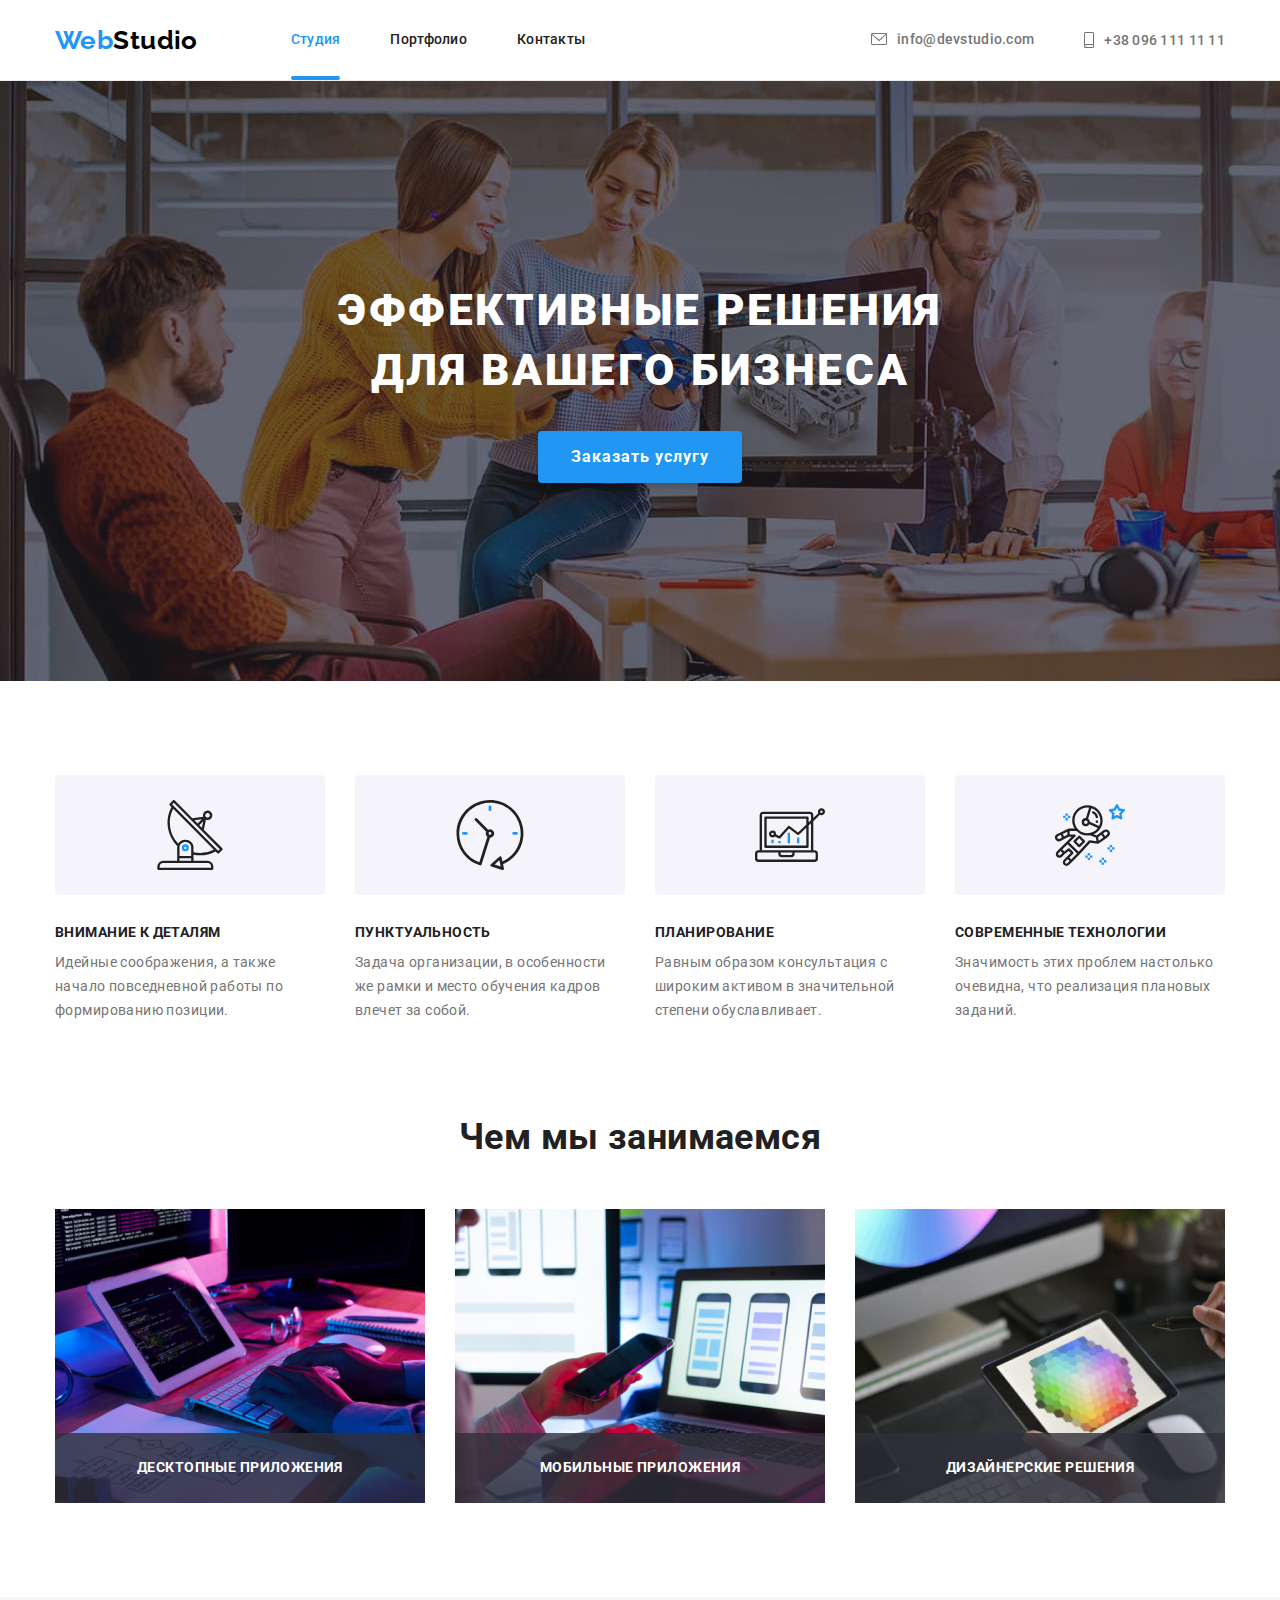
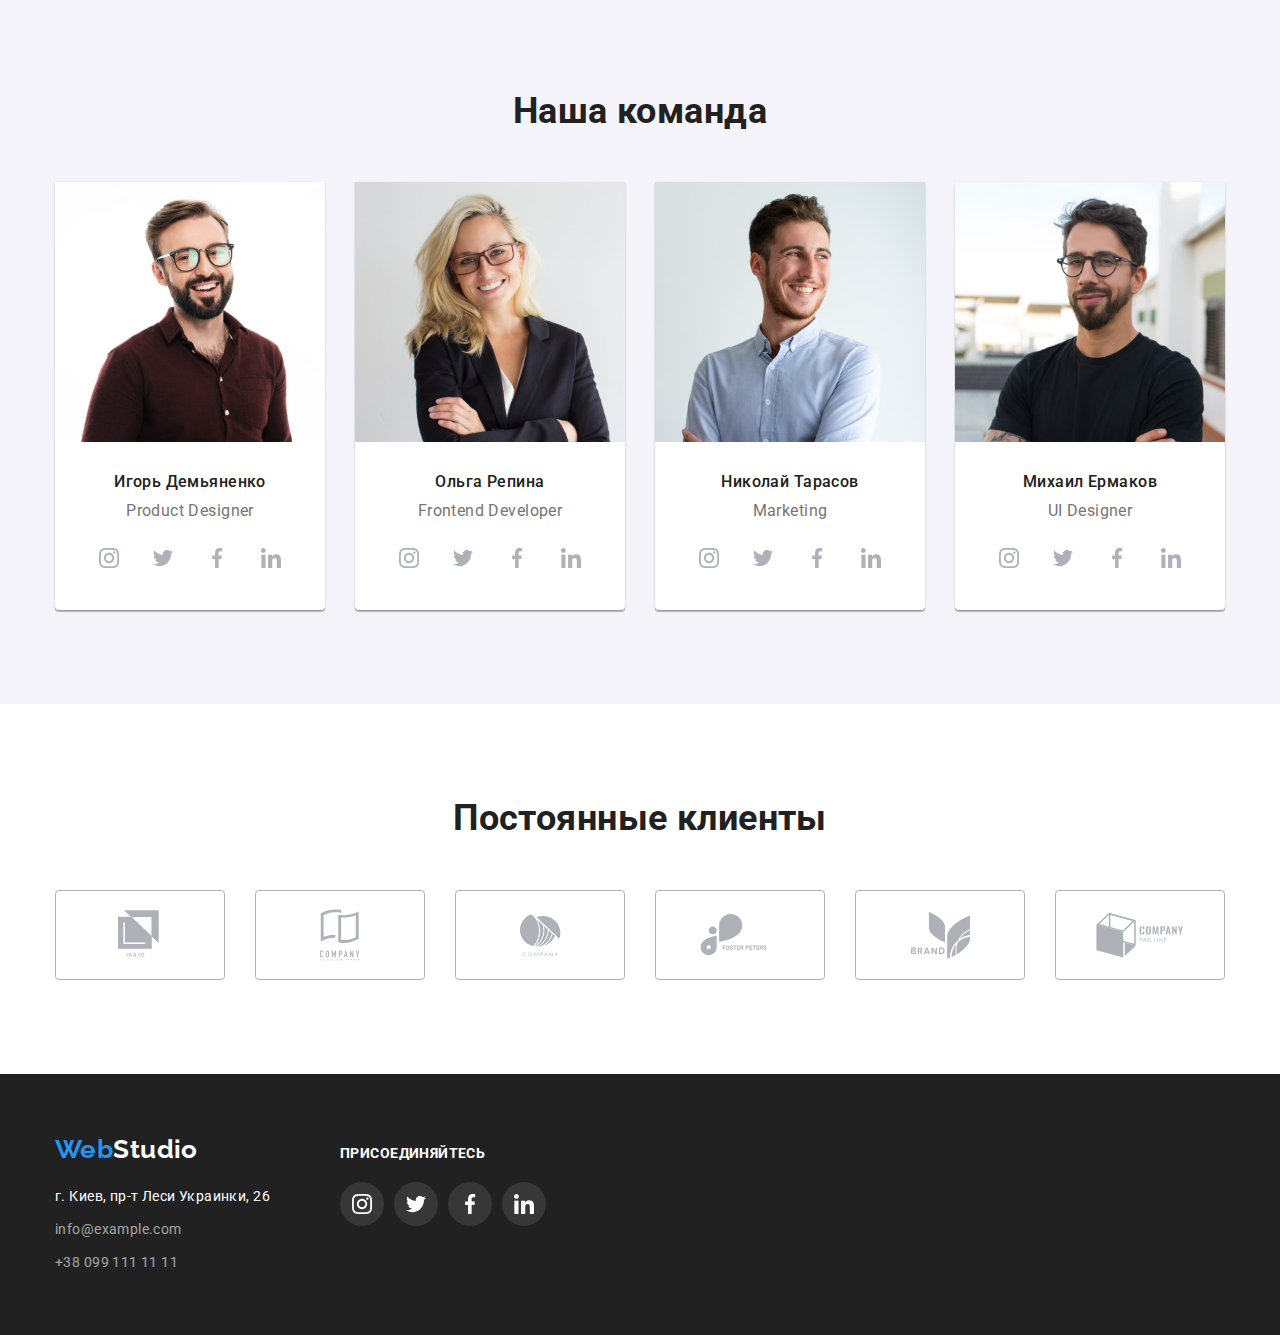
<file: index.html>
<!DOCTYPE html>
<html lang="ru">
  <head>
    <meta charset="UTF-8" />
    <meta name="viewport" content="width=device-width, initial-scale=1.0" />
    <link rel="preconnect" href="https://fonts.gstatic.com" />
    <link
      href="https://fonts.googleapis.com/css2?family=Raleway:wght@700&family=Roboto:wght@400;500;700;900&display=swap"
      rel="stylesheet"
    />
    <link
      rel="stylesheet"
      href="https://cdnjs.cloudflare.com/ajax/libs/modern-normalize/1.0.0/modern-normalize.css"
    />
    <link rel="stylesheet" href="./css/style.css" />
    <link rel="stylesheet" href="./css/svg.css">
    <title>Web Studio</title>
  </head>
  <body>
    <!-- navigation and contact information -->
    <header class="page-header">
      <div class="container">
        <nav class="navigation">
          <a
            class="logo link-reset"
            href="./index.html"
            aria-label="логотип компании WebStudio"
            lang="en"
            ><span class="web">Web</span>Studio</a
          >
          <ul class="pages-list list-reset">
            <li class="item">
              <a class="link link-reset current-page" href="./index.html">
                Студия
              </a>
            </li>
            <li class="item">
              <a
                class="link link-reset"
                href="./pages/portfolio.html"
                target="_blank"
                >Портфолио</a
              >
            </li class="item">
            <li><a class="link link-reset" href="">Контакты</a></li>
          </ul>
        </nav>
        <ul class="contacts-list list-reset">
          <li class="item">
            <a class="link link-reset"
              href="mailto:info@devstudio.com"
              lang="en">
              <svg class="icon mail-icon">
                <use href="./images/svg/icons-sprite.svg#icon-envelope">
              </svg>
              <span>info@devstudio.com</span>
            </a>
          </li>
          <li class="item">
            <a class="link link-reset" href="tel:+380961111111">
              <svg class="icon phone-icon">
                <use href="./images/svg/icons-sprite.svg#icon-smartphone"/>
              </svg>
              <span>+38 096 111 11 11</span>
            </a>
          </li>
        </ul>
      </div>
    </header>
    <!-- general content -->
    <main>
      <!-- hero -->
      <section class="hero">
        <div class="container">
          <h1>Эффективные решения для вашего бизнеса</h1>
          <button
            class="btn button-order button-cursor"
            type="button"
            name="service-order"
            data-modal-open
          >
            Заказать услугу
          </button>
        </div>
      </section>
      <!-- features -->
      <section class="features-section">
        <div class="container">
          <h2 class="visually-hidden">Особенности</h2>
          <ul class="features-list list-reset">
            <li class="item icon-antenna">
              <h3 class="feature-heading">Внимание к деталям</h3>
              <p class="feature-description">
                Идейные соображения, а также начало повседневной работы по
                формированию позиции.
              </p>
            </li>
            <li class="item icon-clock">
              <h3 class="feature-heading">Пунктуальность</h3>
              <p class="feature-description">
                Задача организации, в особенности же рамки и место обучения кадров
                влечет за собой.
              </p>
            </li>
            <li class="item icon-diagram">
              <h3 class="feature-heading">Планирование</h3>
              <p class="feature-description">
                Равным образом консультация с широким активом в значительной
                степени обуславливает.
              </p>
            </li>
            <li class="item icon-astronaut">
              <h3 class="feature-heading">Современные технологии</h3>
              <p class="feature-description">
                Значимость этих проблем настолько очевидна, что реализация
                плановых заданий.
              </p>
            </li>
          </ul>
        </div>
      </section>
      <!-- what do we do -->
      <section class="directions-section">
        <div class="container">
          <h2 class="directions-heading">Чем мы занимаемся</h2>
          <ul class="directions-list list-reset">
            <li class="item">
              <img
                src="./images/features/optimized/box01-o.jpg"
                alt="алгоритмы"
                width="370"
                height="294"
              />
              <h3 class="overlay">Десктопные приложения</h3>
            </li>
            <li class="item">
              <img
                src="./images/features/optimized/box02-o.jpg"
                alt="оптимизация"
                width="370"
                height="294"
              />
              <h3 class="overlay">Мобильные приложения</h3>
            </li>
            <li class="item">
              <img
                src="./images/features/optimized/box03-o.jpg"
                alt="дизайн"
                width="370"
                height="294"
              />
              <h3 class="overlay">Дизайнерские решения</h3>
            </li>
          </ul>
        </div>
      </section>
      <!-- our team -->
      <section class="team">
        <div class="container">
          <h2 class="team-heading">Наша команда</h2>
          <ul class="teammates-list list-reset">
            <li class="item">
              <div class="card-description">
                <h3 class="teammate-name">Игорь Демьяненко</h3>
                <p class="teammate-position" lang="en">Product Designer</p>
                <ul class="list-reset social-networks">
                  <li class="item">
                    <a href="" class="link-reset social-link">
                    <svg class="icon-social-network">
                      <use href="./images/svg/icons-sprite.svg#icon-instagram"></use>
                    </svg>
                  </a>
                  </li>
                  <li class="item">
                    <a href="" class="link-reset social-link">
                      <svg class="icon-social-network">
                        <use href="./images/svg/icons-sprite.svg#icon-twitter"></use>
                      </svg>
                    </a>
                  </li>
                  <li class="item">
                    <a href="" class="link-reset social-link">
                      <svg class="icon-social-network">
                        <use href="./images/svg/icons-sprite.svg#icon-facebook"></use>
                      </svg>
                    </a>
                  </li>
                  <li class="item">
                    <a href="" class="link-reset social-link">
                      <svg class="icon-social-network">
                        <use href="./images/svg/icons-sprite.svg#icon-linkedin"></use>
                      </svg>
                    </a>
                  </li>
                </ul>
              </div>
              <img
                src="./images/teammates/optimized/01-o.jpg"
                alt="сотрудник компании WebStudio в сфере дизайна продукта"
                width="270"
                height="260"
              />
            </li>
            <li class="item">
              <div class="card-description">
                <h3 class="teammate-name">Ольга Репина</h3>
                <p class="teammate-position" lang="en">Frontend Developer</p>
                <ul class="list-reset social-networks">
                  <li class="item">
                    <a href="" class="link-reset social-link">
                    <svg class="icon-social-network">
                      <use href="./images/svg/icons-sprite.svg#icon-instagram"></use>
                    </svg>
                  </a>
                  </li>
                  <li class="item">
                    <a href="" class="link-reset social-link">
                      <svg class="icon-social-network">
                        <use href="./images/svg/icons-sprite.svg#icon-twitter"></use>
                      </svg>
                    </a>
                  </li>
                  <li class="item">
                    <a href="" class="link-reset social-link">
                      <svg class="icon-social-network">
                        <use href="./images/svg/icons-sprite.svg#icon-facebook"></use>
                      </svg>
                    </a>
                  </li>
                  <li class="item">
                    <a href="" class="link-reset social-link">
                      <svg class="icon-social-network">
                        <use href="./images/svg/icons-sprite.svg#icon-linkedin"></use>
                      </svg>
                    </a>
                  </li>
                </ul>
              </div>
              <img
                src="./images/teammates/optimized/02-o.jpg"
                alt="сотрудник компании WebStudio в сфере разработки"
                width="270"
                height="260"
              />
            </li>
            <li class="item">
              <div class="card-description">
                <h3 class="teammate-name">Николай Тарасов</h3>
                <p class="teammate-position" lang="en">Marketing</p>
                <ul class="list-reset social-networks">
                  <li class="item">
                    <a href="" class="link-reset social-link">
                    <svg class="icon-social-network">
                      <use href="./images/svg/icons-sprite.svg#icon-instagram"></use>
                    </svg>
                  </a>
                  </li>
                  <li class="item">
                    <a href="" class="link-reset social-link">
                      <svg class="icon-social-network">
                        <use href="./images/svg/icons-sprite.svg#icon-twitter"></use>
                      </svg>
                    </a>
                  </li>
                  <li class="item">
                    <a href="" class="link-reset social-link">
                      <svg class="icon-social-network">
                        <use href="./images/svg/icons-sprite.svg#icon-facebook"></use>
                      </svg>
                    </a>
                  </li>
                  <li class="item">
                    <a href="" class="link-reset social-link">
                      <svg class="icon-social-network">
                        <use href="./images/svg/icons-sprite.svg#icon-linkedin"></use>
                      </svg>
                    </a>
                  </li>
                </ul>
              </div>
              <img
                src="./images/teammates/optimized/03-o.jpg"
                alt="сотрудник компании WebStudio в сфере маркетинга"
                width="270"
                height="260"
              />
            </li>
            <li class="item">
              <div class="card-description">
                <h3 class="teammate-name">Михаил Ермаков</h3>
                <p class="teammate-position" lang="en">UI Designer</p>
                <ul class="list-reset social-networks">
                  <li class="item">
                    <a href="" class="link-reset social-link">
                    <svg class="icon-social-network">
                      <use href="./images/svg/icons-sprite.svg#icon-instagram"></use>
                    </svg>
                  </a>
                  </li>
                  <li class="item">
                    <a href="" class="link-reset social-link">
                      <svg class="icon-social-network">
                        <use href="./images/svg/icons-sprite.svg#icon-twitter"></use>
                      </svg>
                    </a>
                  </li>
                  <li class="item">
                    <a href="" class="link-reset social-link">
                      <svg class="icon-social-network">
                        <use href="./images/svg/icons-sprite.svg#icon-facebook"></use>
                      </svg>
                    </a>
                  </li>
                  <li class="item">
                    <a href="" class="link-reset social-link">
                      <svg class="icon-social-network">
                        <use href="./images/svg/icons-sprite.svg#icon-linkedin"></use>
                      </svg>
                    </a>
                  </li>
                </ul>
              </div>
              <img
                src="./images/teammates/optimized/04-o.jpg"
                alt="сотрудник компании WebStudio в сфере дизайна среды"
                width="270"
                height="260"
              />
            </li>
          </ul>
        </div>



      </section>
      <!-- clients logo -->
      <section class="clients-section">
        <div class="container">
          <h2 class="clients-heading">Постоянные клиенты</h2>
          <ul class="list-reset clients-list">
            <li class="icon-wrapper">
              <a class="link-reset client-icon" href="">
                <svg class="client-logo logo-1">
                  <use href="./images/svg/icons-sprite.svg#icon-logo-1"></use>
                </svg>
              </a>
            </li>
            <li class="icon-wrapper">
              <a class="link-reset client-icon" href="">
                <svg class="client-logo logo-2">
                  <use href="./images/svg/icons-sprite.svg#icon-logo-2"></use>
                </svg>
              </a>
            </li>
            <li class="icon-wrapper">
              <a class="link-reset client-icon" href="">
                <svg class="client-logo logo-3">
                  <use href="./images/svg/icons-sprite.svg#icon-logo-3"></use>
                </svg>
              </a>
            </li>
            <li class="icon-wrapper">
              <a class="link-reset client-icon" href="">
                <svg class="client-logo logo-4">
                  <use href="./images/svg/icons-sprite.svg#icon-logo-4"></use>
                </svg>
              </a>
            </li>
            <li class="icon-wrapper">
              <a class="link-reset client-icon" href="">
                <svg class="client-logo logo-5">
                  <use href="./images/svg/icons-sprite.svg#icon-logo-5"></use>
                </svg>
              </a>
            </li>
            <li class="icon-wrapper">
              <a class="link-reset client-icon " href="">
                <svg class="client-logo logo-6">
                  <use href="./images/svg/icons-sprite.svg#icon-logo-6"></use>
                </svg>
              </a>
            </li>
          </ul>
        </div>
      </section>
    </main>
    <!-- aux information and adress -->
    <footer class="page-footer">
      <div class="container">
        <address class="address">
          <a
            class="logo link-reset"
            href="./index.html"
            aria-label="логотип компании WebStudio"
            lang="en"
            ><span class="web">Web</span>Studio</a
          >
          <p class="postal">г. Киев, пр-т Леси Украинки, 26</p>
          <ul class="contacts-list list-reset">
            <li class="item">
              <a class="email link-reset" href="mailto:info@example.com" lang="en"
                >info@example.com</a
              >
            </li>
            <li class="item">
              <a class="tel link-reset" href="tel:+380991111111"
                >+38 099 111 11 11</a
              >
            </li>
          </ul>
        </address>
        <div class="join-container">
          <h2 class="join-heading">присоединяйтесь</h2>
          <ul class="list-reset social-networks">
            <li class="item">
              <a href="" class="link-reset social-link">
              <svg class="icon-social-network">
                <use href="./images/svg/icons-sprite.svg#icon-instagram"></use>
              </svg>
            </a>
          </li>
            <li class="item">
              <a href="" class="link-reset social-link">
                <svg class="icon-social-network">
                  <use href="./images/svg/icons-sprite.svg#icon-twitter"></use>
                </svg>
            </a>
          </li>
            <li class="item">
              <a href="" class="link-reset social-link">
                <svg class="icon-social-network">
                  <use href="./images/svg/icons-sprite.svg#icon-facebook"></use>
                </svg>
            </a>
          </li>
            <li class="item">
              <a href="" class="link-reset social-link">
                <svg class="icon-social-network">
                  <use href="./images/svg/icons-sprite.svg#icon-linkedin"></use>
                </svg>
            </a>
          </li>
          </ul>  
        </div>
      </div>
    </footer>
    <div class="modal-backdrop is-hidden" data-modal>
      <div class="modal-window">
          <button class="close-modal" data-modal-close>
            <svg class="icon-close-x">
                  <use href="./images/svg/icons-sprite.svg#icon-close-x"></use>
            </svg>
          </button>
      </div>
    </div>
    <script src="./js/modal.js"></script>
  </body>
</html>
</file>
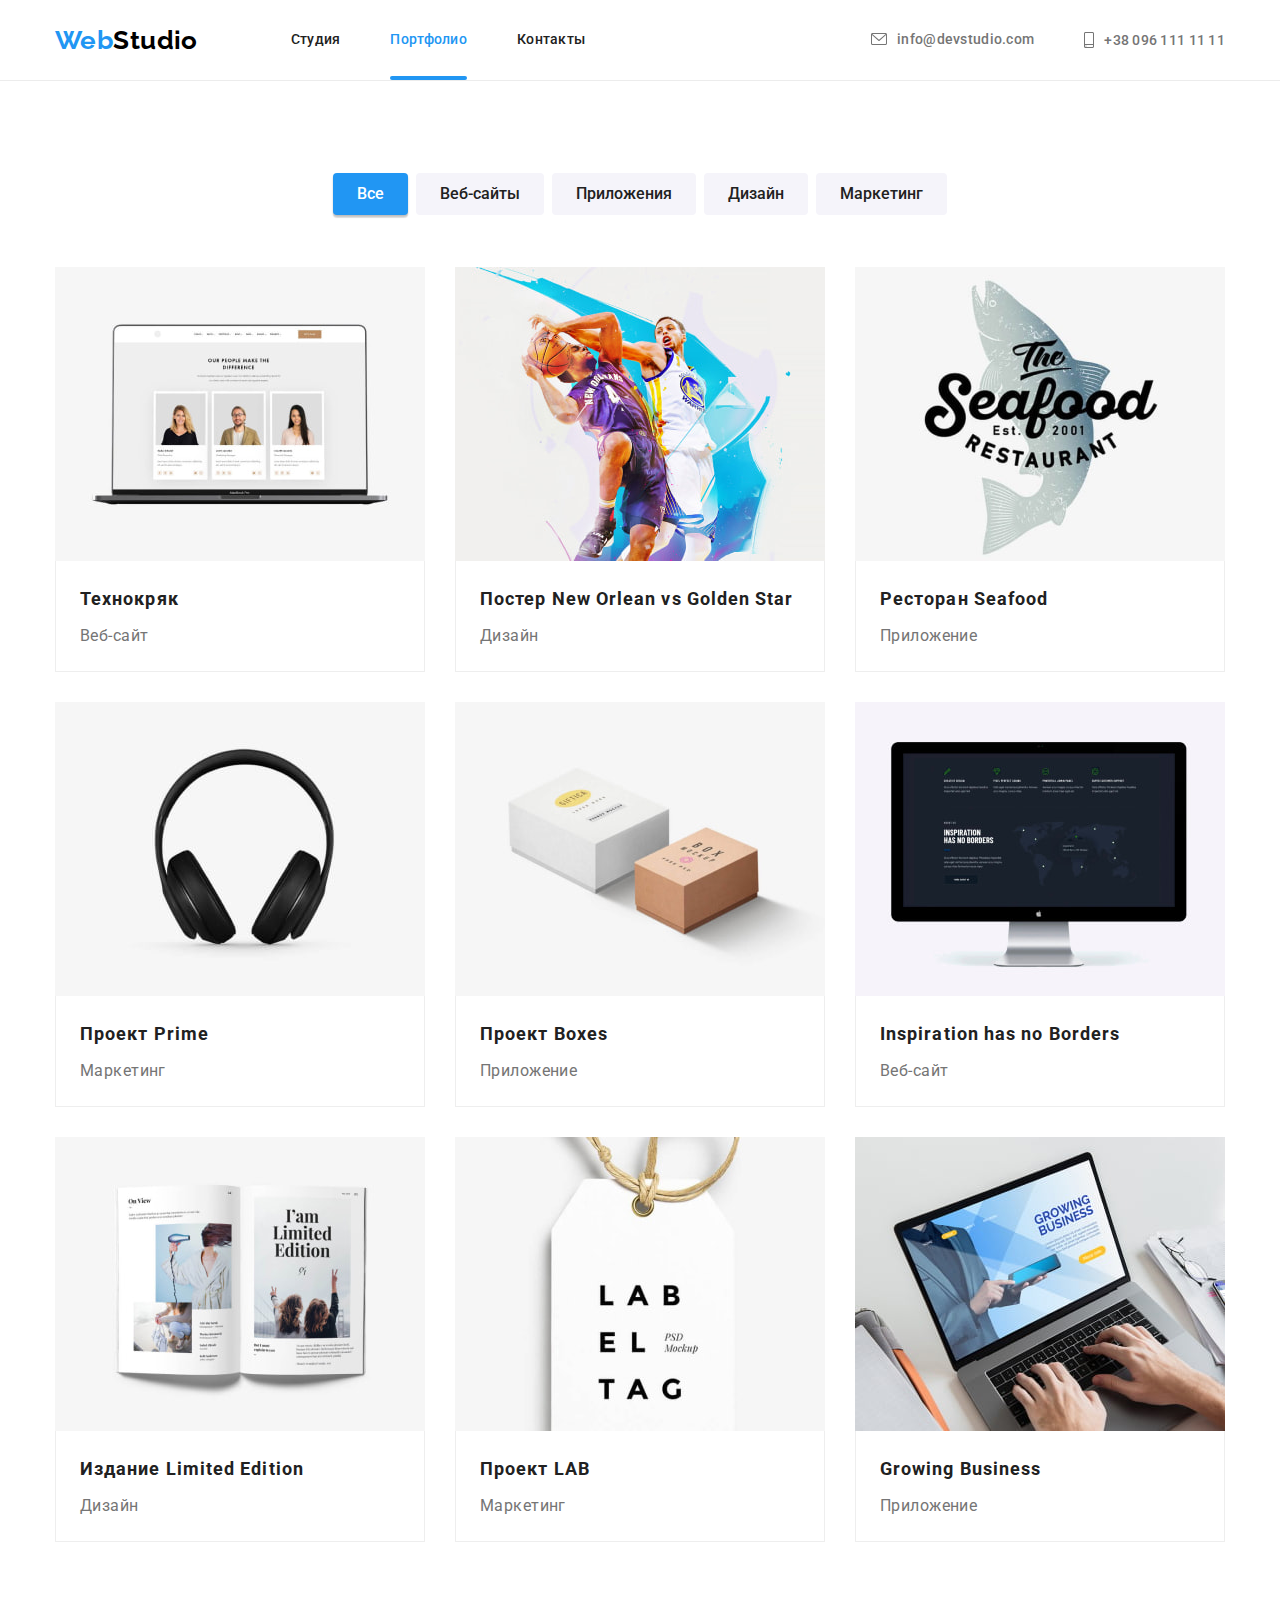
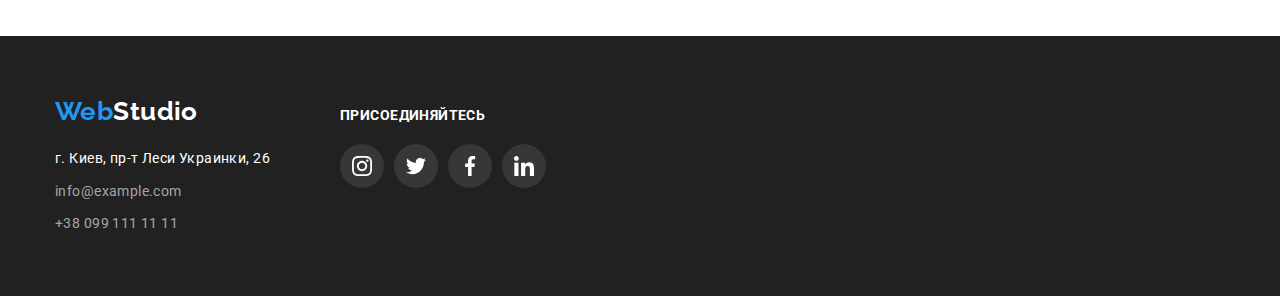
<file: pages/portfolio.html>
<!DOCTYPE html>
<html lang="ru">
  <head>
    <meta charset="UTF-8" />
    <meta name="viewport" content="width=device-width, initial-scale=1.0" />
    <link rel="preconnect" href="https://fonts.gstatic.com" />
    <link
      href="https://fonts.googleapis.com/css2?family=Raleway:wght@700&family=Roboto:wght@400;500;700;900&display=swap"
      rel="stylesheet"
    />
    <link
      rel="stylesheet"
      href="https://cdnjs.cloudflare.com/ajax/libs/modern-normalize/1.0.0/modern-normalize.css"
    />
    <link rel="stylesheet" href="../css/style.css" />
    <link rel="stylesheet" href="../css/svg.css" />
    <title>Web Studio</title>
  </head>
  <body>
    <!-- navigation and contact information -->
    <header class="page-header">
      <div class="container">
        <nav class="navigation">
          <a
            class="logo link-reset"
            href="../index.html"
            aria-label="логотип компании WebStudio"
            lang="en"
            ><span class="web">Web</span>Studio</a
          >
          <ul class="pages-list list-reset">
            <li class="item">
              <a class="link link-reset" href="../index.html">Студия</a>
            </li>
            <li class="item">
              <a
                class="link link-reset current-page"
                href="./portfolio.html"
                target="_blank"
                >Портфолио
                <div class="underline"></div>
                </a>
            </li>
            <li class="item">
              <a class="link link-reset" href="">Контакты</a>
            </li>
          </ul>
        </nav>
        <ul class="contacts-list list-reset">
          <li class="item">
            <a class="link link-reset"
              href="mailto:info@devstudio.com"
              lang="en">
              <svg class="icon mail-icon">
                <use href="../images/svg/icons-sprite.svg#icon-envelope">
              </svg>
              <span>info@devstudio.com</span>
            </a>
          </li>
          <li class="item">
            <a class="link link-reset" href="tel:+380961111111">
              <svg class="icon phone-icon">
                <use href="../images/svg/icons-sprite.svg#icon-smartphone"/>
              </svg>
              <span>+38 096 111 11 11</span>
            </a>
          </li>
        </ul>      </div>
    </header>
    <!-- main portfolio examles and filters container -->
    <main class="main">
      <section class="portfolio">
        <div class="container">
          <h1 class="visually-hidden">Портфолио</h1>
          <!-- filtering will be as radiobuttons -->
          <ul class="filter-list list-reset">
            <li class="item">
              <button
                class="button-filter selected-filter button-cursor"
                type="button"
                name="all"
              >
                Все
              </button>
            </li>
            <li class="item">
              <button
                class="button-filter button-cursor"
                type="button"
                name="sites"
              >
                Веб-сайты
              </button>
            </li>
            <li class="item">
              <button
                class="button-filter button-cursor"
                type="button"
                name="app"
              >
                Приложения
              </button>
            </li>
            <li class="item">
              <button
                class="button-filter button-cursor"
                type="button"
                name="design"
              >
                Дизайн
              </button>
            </li>
            <li class="item">
              <button
                class="button-filter button-cursor"
                type="button"
                name="marketing"
              >
                Маркетинг
              </button>
            </li>
          </ul>
          <!-- filter result -->
          <ul class="filter-result list-reset">
            <li class="card">
              <a class="link-reset link" href="">
                <div class="card-info">
                  <h3 class="card-heading">Технокряк</h3>
                  <p class="card-type">Веб-сайт</p>
                </div>
                <div class="overlay">
                <img
                  class="card-image"
                  src="../images/portfolio/optimized/techcrack-o.jpg"
                  alt="сайт на ноутбуке"
                />
                </div>
              </a>
            </li>
            <li class="card">
              <a class="link-reset link" href="">
                <div class="card-info">
                  <h3 class="card-heading">
                    Постер <span lang="en">New Orlean vs Golden Star</span>
                  </h3>
                  <p class="card-type">Дизайн</p>
                </div>
                <div class="overlay">
                  <img
                  class="card-image"
                  src="../images/portfolio/optimized/basketball-o.jpg"
                  alt="два баскетболистка под кольцом"
                />
              </div>
              </a>
            </li>
            <li class="card">
              <a class="link-reset link" href="">
                <div class="card-info">
                  <h3 class="card-heading">
                    Ресторан <span lang="en">Seafood</span>
                  </h3>
                  <p class="card-type">Приложение</p>
                </div>
                <div class="overlay">
                  <img
                  class="card-image"
                  src="../images/portfolio/optimized/seafood-o.jpg"
                  alt="логотип ресторана "
                />
                </div>
              </a>
            </li>
            <li class="card">
              <a class="link-reset link" href="">
                <div class="card-info">
                  <h3 class="card-heading">
                    Проект <span lang="en">Prime</span>
                  </h3>
                  <p class="card-type">Маркетинг</p>
                </div>
                <div class="overlay">
                  <img
                  class="card-image"
                  src="../images/portfolio/optimized/headphones-o.jpg"
                  alt="наушники на нейтральном фоне"
                />
                </div>
              </a>
            </li>
            <li class="card">
              <a class="link-reset link" href="">
                <div class="card-info">
                  <h3 class="card-heading">
                    Проект <span lang="en">Boxes</span>
                  </h3>
                  <p class="card-type">Приложение</p>
                </div>
                <div class="overlay">
                  <img
                  class="card-image"
                  src="../images/portfolio/optimized/boxes-project-o.jpg"
                  alt="иллюстрация двух коробок на нейтральном фоне"
                />
                </div>
              </a>
            </li>
            <li class="card">
              <a class="link-reset link" href="">
                <div class="card-info">
                  <h3 class="card-heading" lang="en">
                    Inspiration has no Borders
                  </h3>
                  <p class="card-type">Веб-сайт</p>
                </div>
                <div class="overlay">
                  <img
                  class="card-image"
                  src="../images/portfolio/optimized/no-borders-o.jpg"
                  alt="приложение на мониторе"
                />
                </div>
              </a>
            </li>
            <li class="card">
              <a class="link-reset link" href="">
                <div class="card-info">
                  <h3 class="card-heading">
                    Издание <span lang="en">Limited Edition</span>
                  </h3>
                  <p class="card-type">Дизайн</p>
                </div>
                <div class="overlay">
                  <img
                  class="card-image"
                  src="../images/portfolio/optimized/limited-edition-o.jpg"
                  alt="разворот журнала с заглавием ограниченное издание"
                />
                </div>
              </a>
            </li>
            <li class="card">
              <a class="link-reset link" href="">
                <div class="card-info">
                  <h3 class="card-heading">
                    Проект <span lang="en">LAB</span>
                  </h3>
                  <p class="card-type">Маркетинг</p>
                </div>
                <div class="overlay">
                  <img
                  class="card-image"
                  src="../images/portfolio/optimized/label-tag-o.jpg"
                  alt="бирка с логотипом label tag"
                />
                </div>
              </a>
            </li>
            <li class="card">
              <a class="link-reset link" href="">
                <div class="card-info">
                  <h3 class="card-heading" lang="en">Growing Business</h3>
                  <p class="card-type">Приложение</p>
                </div>
                <div class="overlay">
                  <img
                  class="card-image"
                  src="../images/portfolio/optimized/growing-business-o.jpg"
                  alt="печатающие руки за ноутбуком. приложене ростущий бизнесс"
                />
                </div>
              </a>
            </li>
          </ul>
        </div>
      </section>
    </main>
    <!-- aux information and adress -->
    <footer class="page-footer">
      <div class="container">
        <address class="address">
          <a
            class="logo link-reset"
            href="../index.html"
            aria-label="логотип компании WebStudio"
            lang="en"
            ><span class="web">Web</span>Studio</a
          >
          <p class="postal">г. Киев, пр-т Леси Украинки, 26</p>
          <ul class="contacts-list list-reset">
            <li class="item">
              <a
                class="email link-reset"
                href="mailto:info@example.com"
                lang="en"
                >info@example.com</a
              >
            </li>
            <li class="item">
              <a class="tel link-reset" href="tel:+380991111111"
                >+38 099 111 11 11</a
              >
            </li>
          </ul>
        </address>
        <div class="join-container">
          <h2 class="join-heading">присоединяйтесь</h2>
          <ul class="list-reset social-networks">
            <li class="item">
              <a href="" class="link-reset social-link">
                <svg class="icon-social-network">
                  <use
                    href="../images/svg/icons-sprite.svg#icon-instagram"
                  ></use>
                </svg>
              </a>
            </li>
            <li class="item">
              <a href="" class="link-reset social-link">
                <svg class="icon-social-network">
                  <use href="../images/svg/icons-sprite.svg#icon-twitter"></use>
                </svg>
              </a>
            </li>
            <li class="item">
              <a href="" class="link-reset social-link">
                <svg class="icon-social-network">
                  <use
                    href="../images/svg/icons-sprite.svg#icon-facebook"
                  ></use>
                </svg>
              </a>
            </li>
            <li class="item">
              <a href="" class="link-reset social-link">
                <svg class="icon-social-network">
                  <use
                    href="../images/svg/icons-sprite.svg#icon-linkedin"
                  ></use>
                </svg>
              </a>
            </li>
          </ul>
        </div>
      </div>
    </footer>
  </body>
</html>
</file>
<file: css/style.css>
:root {
  --common-font: Roboto, sans-serif;
  --logo-font: Raleway, sans-serif;

  --main-bg-color: #ffffff;
  --section-bg-color: #f5f4fa;
  --footer-bg-color: #212121;
  --blank-bg-color: #2f303a;
  --border-separator-color: #ececec;
  --interactive-element-color: #2196f3;
  --button-color: #2196f3;
  --current-page-color: #2196f3;
  --button-filter-color: #f5f4fa;

  --logo-font-color: #2196f3;
  --logo-font-black: #000000;
  --logo-font-white: #ffffff;
  --lightondark-text-color: #ffffff;
  --main-heading-color: #212121;
  --nav-color: #212121;
  --main-text-color: #757575;
  --footer-contacts-color: rgba(255, 255, 255, 0.6);
  --card-border-color: #eeeeee;

  --hero-bg-color: #c4c4c4;
  --hero-bg-overlay-color: rgba(47, 48, 58, 0.4);

  --svg-inactive-fill: #afb1b8;
  --svg-active-fill: #2196f3;

  --hero-button-color: #2196f3;
  --hero-button-active-color: #188ce8;
  --hero-button-shadow: 0px 4px 4px rgba(0, 0, 0, 0.15);
  --features-preview-bg-color: #f5f4fa;

  --teammate-social-link-inactive-bg: #ffffff;
  --teammate-social-link-active-bg: #2196f3;
  --teammate-social-link-logo-fill: #afb1b8;
  --teammate-social-link-logo-active: #ffffff;

  --footer-social-link-inactive-bg: rgba(255, 255, 255, 0.1);
  --footer-social-link-active-bg: #2196f3;
  --footer-social-link-fill: #ffffff;

  --filter-button-selected-shadow: 0px 3px 1px rgba(0, 0, 0, 0.1),
    0px 1px 2px rgba(0, 0, 0, 0.08), 0px 2px 2px rgba(0, 0, 0, 0.12);
  --portfolio-card-hover-shadow: 0px 1px 1px rgba(0, 0, 0, 0.12),
    0px 4px 4px rgba(0, 0, 0, 0.06), 1px 4px 6px rgba(0, 0, 0, 0.16);

  --transition-time: 250ms;
  --transition-curve: cubic-bezier(0.4, 0, 0.2, 1);
}

.visually-hidden {
  position: absolute;
  clip: rect(0 0 0 0);
  width: 1px;
  height: 1px;
  margin: -1px;
}

/* general adaptation to the design (common properties)*/
body {
  background-color: var(--main-bg-color);
  color: var(--main-text-color);
  font-family: var(--common-font);
  font-weight: 400;
  font-size: 14px;
  line-height: 1.71;
  letter-spacing: 0.03em;
}

.page-footer {
  background-color: var(--footer-bg-color);
}

.current-page {
  color: var(--current-page-color);
}

.list-reset {
  list-style-type: none;
  padding: 0;
  margin: 0;
}

.link-reset {
  text-decoration: none;
}

.link-reset:visited,
.link-reset:active {
  color: inherit;
}

.page-header {
  border-bottom: 1px solid var(--border-separator-color);
}

/* container. centering main content*/
.container {
  width: 1200px;
  padding-left: 15px;
  padding-right: 15px;
  margin-left: auto;
  margin-right: auto;
}

.page-header > .container {
  display: flex;
  align-items: center;
  line-height: 1;
}

/* logotype */
.logo,
.logo:visited {
  font-family: var(--logo-font);
  font-weight: 700;
  font-size: 26px;
  line-height: 1.19;
  letter-spacing: inherit;
  color: var(--logo-font-black);
}

.logo > .web {
  color: var(--logo-font-color);
}
.address > .logo {
  color: var(--logo-font-white);
}

.navigation .logo {
  display: block;
  /* padding-top: 24px;
  padding-bottom: 25px; */
  margin-right: 93px;
}
/* navigation */
.navigation {
  display: flex;
  align-items: center;
}

.navigation .link,
.navigation .link:visited,
.contacts-list .link,
.contacts-list .link:visited {
  font-family: inherit;
  font-weight: 500;
  font-size: 14px;
  line-height: 1.14;
  letter-spacing: 0.02em;
}

.pages-list {
  display: flex;
}

.pages-list .link {
  color: var(--nav-color);
}

.page-header .contacts-list {
  display: flex;
  margin-left: auto;
}

.contacts-list > .item > .link {
  display: flex;
  align-items: center;
  color: var(--main-text-color);
  line-height: inherit;
}

.pages-list .link,
.contacts-list .link {
  display: block;
  padding-top: 32px;
  padding-bottom: 32px;

  transition: color var(--transition-time) var(--transition-curve);
}

.page-header .pages-list > .item:not(:last-child),
.page-header .contacts-list > .item:not(:last-child) {
  margin-right: 50px;
}

.pages-list .link:hover,
.pages-list .link:focus,
.contacts-list .link:hover,
.contacts-list .link:focus {
  color: var(--interactive-element-color);
  outline: transparent;
}

.link.current-page {
  position: relative;
  color: var(--interactive-element-color);
}

.current-page::after {
  content: '';
  display: block;
  width: 100%;
  height: 4px;
  border-radius: 2px;
  background-color: var(--interactive-element-color);
  position: absolute;
  bottom: 0;
}

/* hero section */
.hero {
  height: 600px;
  max-width: 1600px;
  padding-top: 200px;
  padding-bottom: 200px;
  margin-right: auto;
  margin-left: auto;
  text-align: center;
  background-color: var(--hero-bg-color);
  background-image: linear-gradient(
      var(--hero-bg-overlay-color),
      var(--hero-bg-overlay-color)
    ),
    url('../images/hero/optimized/hero-bg-o.jpg');
  background-repeat: no-repeat;
}

.hero h1 {
  width: 696px;
  margin: 0;
  margin-right: auto;
  margin-left: auto;
  margin-bottom: 30px;

  font-weight: 900;
  font-size: 44px;
  line-height: 1.36;
  letter-spacing: 0.06em;
  text-transform: uppercase;
  text-align: center;

  color: var(--lightondark-text-color);
}

.hero .button-order {
  font-weight: 700;
  font-size: 16px;
  line-height: 1.87;
  letter-spacing: 0.06em;
  color: var(--lightondark-text-color);
  background-color: var(--button-color);
  transition: background-color var(--transition-time) var(--transition-curve);
}

.hero .button-order:hover,
.hero .button-order:focus {
  background-color: var(--hero-button-active-color);
}

.btn {
  border: 1px solid transparent;
  border-radius: 4px;
  padding: 10px 32px;
  text-align: center;
  box-shadow: 0px 4px 4px rgba(0, 0, 0, 0.15);
}

/* features */
.features-section,
.team,
.clients-section {
  padding-top: 94px;
  padding-bottom: 94px;
}
.features-list {
  display: flex;
}

.features-list > .item {
  max-width: 270px;
}

.features-list > .item:not(:last-child) {
  margin-right: 30px;
}

.features-list > .item::before {
  content: '';
  display: block;
  width: 270px;
  height: 120px;
  margin-bottom: 30px;
  border-radius: 4px;
  background-color: var(--features-preview-bg-color);
  background-repeat: no-repeat;
  background-position: center;
}

.icon-antenna::before {
  background-image: url('../images/svg/optimized/antenna.svg');
}
.icon-clock::before {
  background-image: url('../images/svg/optimized/clock.svg');
}
.icon-diagram::before {
  background-image: url('../images/svg/optimized/diagram.svg');
}
.icon-astronaut::before {
  background-image: url('../images/svg/optimized/astronaut.svg');
}

.feature-heading,
.feature-description {
  margin: 0;
}

.feature-heading {
  margin-bottom: 10px;
}

.features-list .feature-heading {
  font-weight: 700;
  font-size: 14px;
  line-height: 1.14;
  text-transform: uppercase;
  color: var(--main-heading-color);
}

/* what do we do (directions) and team common styles */
.directions-section {
  padding-bottom: 94px;
}

.directions-heading,
.team-heading,
.clients-heading {
  font-weight: 700;
  font-size: 36px;
  line-height: 1.16;
  color: var(--main-heading-color);
}

.directions-heading {
  margin: 0;
  margin-bottom: 50px;
  text-align: center;
}
.directions-list {
  display: flex;
  margin: 0;
  padding: 0;
  font-size: 0;
}

/* check for identical */
.directions-list > .item {
  overflow: hidden;
  position: relative;
}
.directions-list > .item:not(:last-child) {
  margin-right: 30px;
}
/* optimize fonts */
h3.overlay {
  width: 100%;
  margin: 0;
  padding-top: 27px;
  padding-bottom: 27px;
  font-family: Roboto;
  font-style: normal;
  font-weight: bold;
  font-size: 14px;
  line-height: 1.14;
  text-align: center;
  letter-spacing: 0.03em;
  text-transform: uppercase;
  background: rgba(47, 48, 58, 0.8);
  color: #ffffff;
  position: absolute;
  bottom: 0;
}

/* our team */
.team {
  background-color: var(--section-bg-color);
}

.team-heading {
  margin: 0;
  margin-bottom: 50px;
  text-align: center;
}

.teammates-list {
  display: flex;
  font-size: 0;
}

.teammates-list > .item {
  max-width: 270px;
  background: var(--main-bg-color);
  text-align: center;
  display: flex;
  flex-direction: column-reverse;
  box-shadow: 0px 1px 3px rgba(0, 0, 0, 0.12), 0px 1px 1px rgba(0, 0, 0, 0.14),
    0px 2px 1px rgba(0, 0, 0, 0.2);
  border-radius: 0 0 4px 4px;
}

.teammates-list > .item:not(:last-child) {
  margin-right: 30px;
}

.card-description {
  padding-top: 30px;
  padding-bottom: 30px;
}

.teammates-list .teammate-name {
  font-weight: 500;
  font-size: 16px;
  line-height: 1.19;
  color: var(--main-heading-color);
  margin: 0;
  margin-bottom: 10px;
}

.teammates-list .teammate-position {
  font-weight: 400;
  font-size: 16px;
  line-height: 1.19;
  margin: 0;
  margin-bottom: 16px;
}

.card-description > .social-networks {
  width: 206px;
  margin-right: auto;
  margin-left: auto;
}

.card-description .social-link:hover,
.card-description .social-link:focus {
  outline: transparent;
}

/* clients section */
.clients-heading {
  margin-top: 0;
  margin-bottom: 50px;
  text-align: center;
}

.clients-list {
  display: flex;
  color: var(--svg-inactive-fill);
}

.icon-wrapper:not(:last-child) {
  margin-right: 30px;
}

.client-icon {
  display: flex;
  align-items: center;
  width: 170px;
  height: 90px;
  border: 1px solid var(--svg-inactive-fill);
  border-radius: 4px;
  transition: border-color var(--transition-time) var(--transition-curve);
}

.client-icon:hover,
.client-icon:focus {
  border-color: var(--svg-active-fill);
  outline: transparent;
}

.client-icon:hover .client-logo,
.client-icon:focus .client-logo {
  fill: var(--svg-active-fill);
}

.client-logo {
  fill: var(--teammate-social-link-logo-fill);
  align-self: center;
  margin-right: auto;
  margin-left: auto;
  transition: fill var(--transition-time) var(--transition-curve);
}

/* footer address */
.page-footer {
  padding-top: 60px;
  padding-bottom: 60px;
}

.page-footer > .container {
  display: flex;
}

.page-footer address {
  font-style: normal;
  margin-right: 70px;
}

.address > .logo {
  display: block;
  margin-bottom: 20px;
}

.address > .postal {
  color: var(--lightondark-text-color);
  margin: 0;
  margin-bottom: 9px;
}

.address > .contacts-list > .item:not(:last-child) {
  margin-bottom: 9px;
}

.address .tel,
.address .tel:visited,
.address .email,
.address .email:visited {
  color: var(--footer-contacts-color);
}

/* social networks */
.join-container {
  margin-top: 12px;
}
.join-heading {
  margin: 0;
  margin-bottom: 20px;
  font-family: Roboto;
  font-weight: 700;
  font-size: 14px;
  line-height: 1.14;
  letter-spacing: 0.03em;
  text-transform: uppercase;
  color: var(--logo-font-white);
}

.social-networks {
  display: flex;
}

.social-networks > .item:not(:last-child) {
  margin-right: 10px;
}

.social-link {
  display: flex;
  align-items: center;
  width: 44px;
  height: 44px;
  border-radius: 50%;
  background-color: var(--footer-social-link-inactive-bg);
  color: var(--footer-social-link-fill);
  transition: background-color var(--transition-time) var(--transition-curve);
}

.social-link:hover,
.social-link:focus {
  background-color: var(--footer-social-link-active-bg);
}

.icon-social-network {
  margin-left: auto;
  margin-right: auto;
}

/* MODAL WINDOW */
.modal-backdrop {
  position: fixed;
  left: 0px;
  top: 0px;

  width: 100%;
  height: 100vh;
  background: rgba(0, 0, 0, 0.2);
  opacity: 1;
  transition: opacity var(--transition-time) var(--transition-curve);
}

.modal-backdrop.is-hidden {
  opacity: 0;
  pointer-events: none;
}

.modal-window {
  position: absolute;
  left: 50%;
  top: 50%;
  transform: translate(-50%, -50%);

  width: 528px;
  height: 581px;

  background-color: #ffffff;
  box-shadow: 0px 1px 3px rgba(0, 0, 0, 0.12), 0px 1px 1px rgba(0, 0, 0, 0.14),
    0px 2px 1px rgba(0, 0, 0, 0.2);
  border-radius: 4px;
}

.close-modal {
  position: absolute;
  padding: 0;
  right: 8px;
  top: 8px;
  width: 30px;
  height: 30px;
  background: #ffffff;
  border: 1px solid rgba(0, 0, 0, 0.1);
  border-radius: 50%;
  font-size: 0;
}

/* PORTFOLIO page styles */
/* filters  */
.portfolio {
  padding-top: 92px;
  padding-bottom: 94px;
}

.filter-list {
  margin: 0;
  margin-bottom: 52px;
  padding: 0;
  display: flex;
  justify-content: center;
}

.filter-list > .item:not(:last-child) {
  margin-right: 8px;
}

.button-filter {
  padding: 6px 22px;
  border-radius: 4px;
  border-style: solid;
  border-color: transparent;
  transition: background-color var(--transition-time) var(--transition-curve),
    color var(--transition-time) var(--transition-curve),
    box-shadow var(--transition-time) var(--transition-curve);
}

.filter-list .button-filter {
  background-color: var(--button-filter-color);
  font-weight: 500;
  font-size: 16px;
  line-height: 1.62;
  color: var(--nav-color);
}
.button-filter.selected-filter,
.button-cursor:hover,
.button-cursor:focus {
  background-color: var(--interactive-element-color);
  color: var(--lightondark-text-color);
  cursor: pointer;
  box-shadow: 0px 3px 1px rgba(0, 0, 0, 0.1), 0px 1px 2px rgba(0, 0, 0, 0.08),
    0px 2px 2px rgba(0, 0, 0, 0.12);
  outline: transparent;
}

/* cards */

.filter-result {
  margin: -15px;
  padding: 0;
  display: flex;
  flex-wrap: wrap;
}

.card {
  margin: 15px;
  padding: 0;
  font-size: 0;
}

.card > .link {
  display: flex;
  flex-direction: column-reverse;
}

.card > .link:hover,
.card > .link:focus {
  box-shadow: var(--portfolio-card-hover-shadow);
  outline: transparent;
}

.card .link,
.card .link:visited {
  color: inherit;
}

.card-info {
  padding-top: 20px;
  padding-bottom: 20px;
  padding-left: 24px;
  padding-right: 24px;
  border: 1px solid var(--card-border-color);
  border-top: none;
}

.card .card-heading {
  margin: 0;
  margin-bottom: 4px;

  font-weight: 700;
  font-size: 18px;
  line-height: 2;
  letter-spacing: 0.06em;

  color: var(--main-heading-color);
}

.card .card-type {
  margin: 0;
  font-size: 16px;
  line-height: 1.87;
}

div.overlay {
  position: relative;
  overflow: hidden;
}

/* check font optimization */
div.overlay::before {
  content: 'Технокряк это современная площадка распространения коронавируса. Компании используют эту платформу для цифрового шпионажа и атак на защищённые сервера конкурентов.';
  width: 100%;
  height: 100%;
  padding-top: 63px;
  padding-bottom: 63px;
  padding-left: 24px;
  padding-right: 24px;
  font-family: Roboto;
  font-weight: 400;
  font-size: 18px;
  line-height: 1.56;
  letter-spacing: 0.03em;
  text-align: center;
  background-color: rgba(33, 150, 243, 0.9);
  color: #ffffff;
  position: absolute;
  top: 0;
  left: 0;
  transform: translateY(100%);
  transition: transform var(--transition-time) var(--transition-curve);
}

.card:hover div.overlay::before {
  transform: translateY(0);
}
</file>
<file: css/svg.css>
.icon {
  margin-right: 10px;
  fill: currentColor;
}

.mail-icon {
  width: 16px;
  height: 12px;
}

.phone-icon {
  width: 10px;
  height: 16px;
}

.logo-1 {
  width: 45px;
  height: 50px;
}

.logo-2 {
  width: 40px;
  height: 52px;
}

.logo-3 {
  width: 41px;
  height: 43px;
}

.logo-4 {
  width: 80px;
  height: 42px;
}

.logo-5 {
  width: 59px;
  height: 47px;
}

.logo-6 {
  width: 88px;
  height: 45px;
}

.icon-social-network {
  width: 20px;
  height: 20px;
  fill: #ffffff;
}

.card-description .icon-social-network {
  fill: var(--teammate-social-link-logo-fill);
  transition: fill var(--transition-time) var(--transition-curve);
}

.card-description .social-link:hover > .icon-social-network,
.card-description .social-link:focus > .icon-social-network {
  fill: var(--teammate-social-link-logo-active);
}

.icon-close-x {
  display: block;
  margin: auto;
  width: 11px;
  height: 11px;
}
</file>
